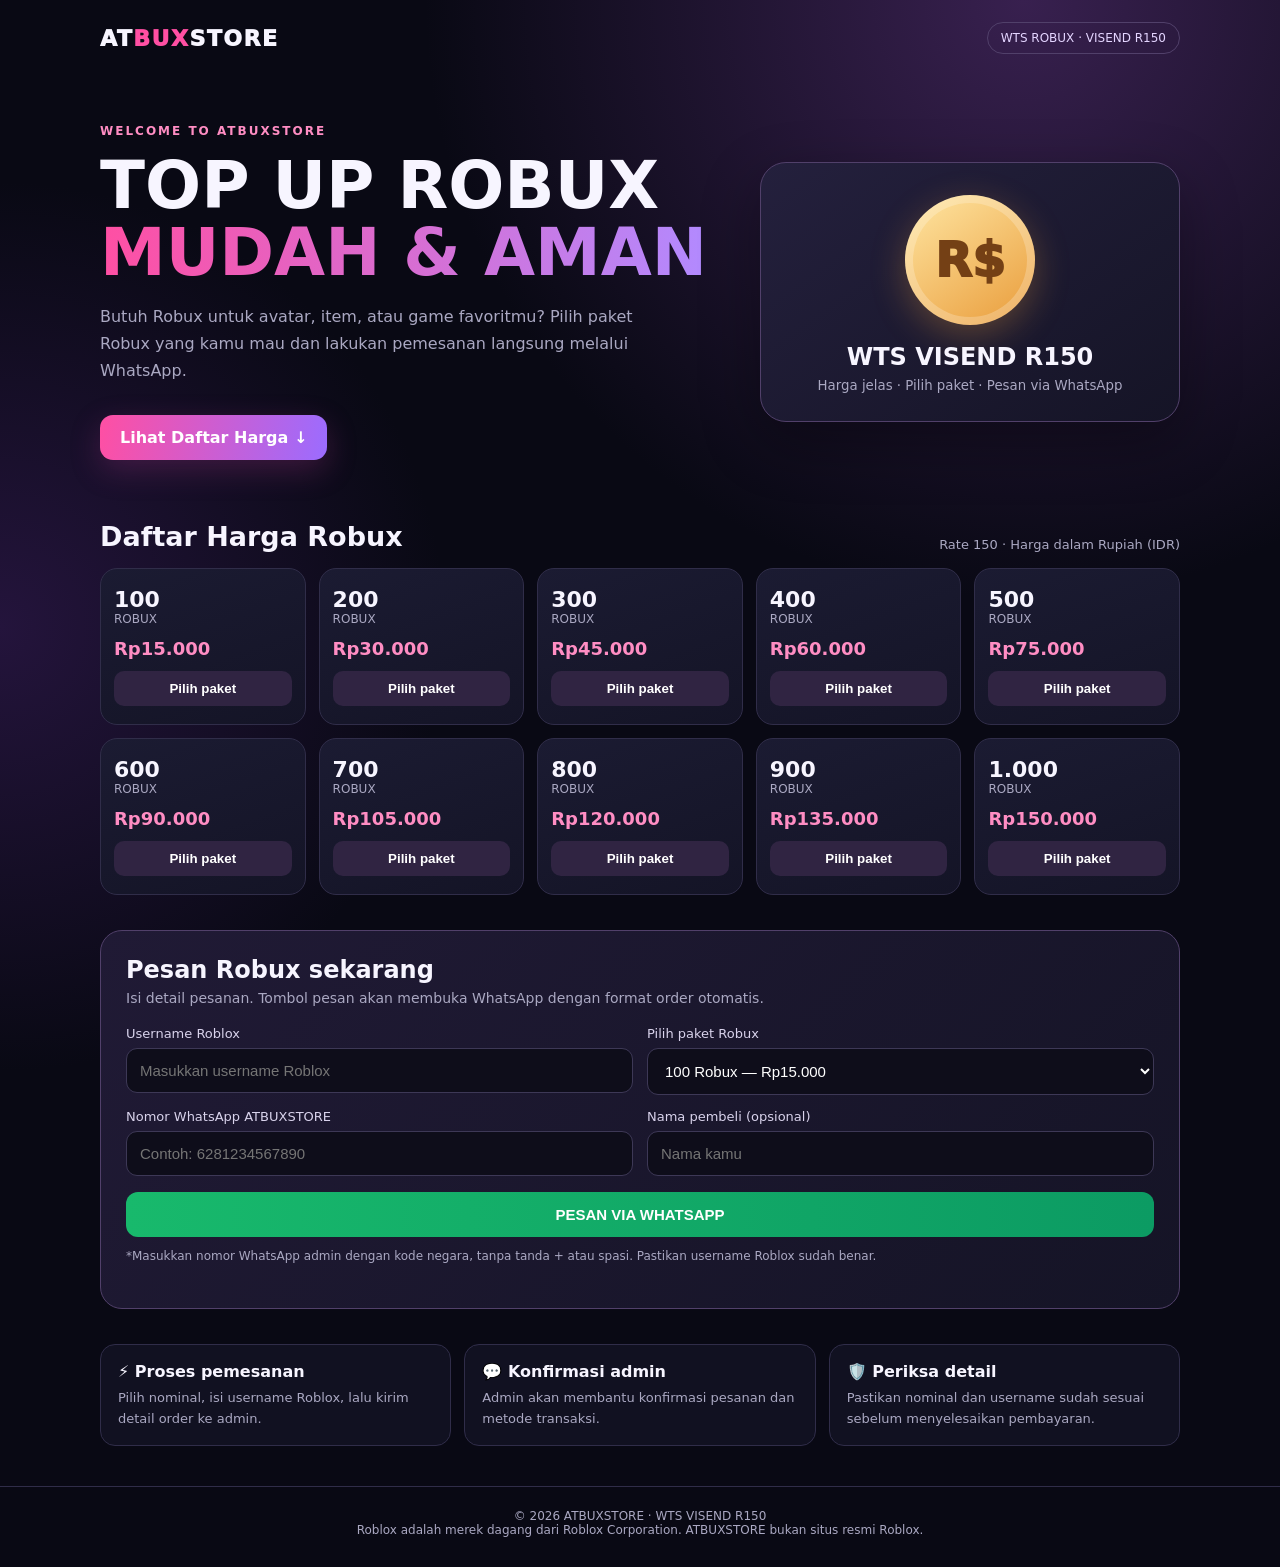
<file: public/assets/aistudio/atbuxstore__1__ae15abe2.html>
<!DOCTYPE html>
<html lang="id">
<head>
<meta charset="UTF-8">
<meta name="viewport" content="width=device-width, initial-scale=1.0">
<meta name="theme-color" content="#090914">
<title>ATBUXSTORE — Robux via Username</title>
<style>
:root{--bg:#090914;--panel:#141426;--panel2:#1b1b32;--pink:#ff4fa3;--purple:#9b6cff;--white:#f7f5ff;--muted:#aaa8c2;--line:#302d49}
*{box-sizing:border-box}body{margin:0;background:radial-gradient(circle at 80% 0%,#38204f 0,transparent 32%),radial-gradient(circle at 0% 40%,#24143c 0,transparent 28%),var(--bg);color:var(--white);font-family:Inter,system-ui,Arial,sans-serif}
.wrap{width:min(1080px,92%);margin:auto}.nav{display:flex;align-items:center;justify-content:space-between;padding:22px 0}.brand{font-weight:950;letter-spacing:1.5px;font-size:22px}.brand span{color:var(--pink)}.tag{border:1px solid #51406a;border-radius:30px;padding:8px 13px;color:#e4d5ff;font-size:12px}
.hero{padding:48px 0 36px;display:grid;grid-template-columns:1.2fr .8fr;gap:30px;align-items:center}.eyebrow{color:#ff8dc3;font-weight:800;letter-spacing:2px;font-size:12px}.hero h1{font-size:clamp(38px,6vw,66px);line-height:1.02;margin:14px 0}.hero h1 span{background:linear-gradient(90deg,var(--pink),#b28aff);-webkit-background-clip:text;color:transparent}.hero p{color:var(--muted);line-height:1.7;max-width:560px}.cta{display:inline-block;margin-top:15px;background:linear-gradient(100deg,var(--pink),var(--purple));color:white;text-decoration:none;padding:13px 20px;border-radius:13px;font-weight:800;box-shadow:0 10px 30px #c03c9740}
.hero-card{background:linear-gradient(145deg,#24203d,#151426);border:1px solid #51406a;border-radius:26px;padding:28px;text-align:center;box-shadow:0 20px 60px #0005}.coin{width:130px;height:130px;margin:4px auto 18px;border-radius:50%;display:grid;place-items:center;background:linear-gradient(145deg,#ffe7a4,#e99b39);color:#744015;font-size:48px;font-weight:1000;box-shadow:inset 0 0 0 8px #ffffff38,0 10px 35px #e99b3950}.hero-card strong{font-size:24px}.hero-card small{display:block;color:var(--muted);margin-top:7px}
.section-title{display:flex;justify-content:space-between;align-items:end;margin:25px 0 16px}.section-title h2{margin:0;font-size:27px}.section-title p{margin:0;color:var(--muted);font-size:13px}.prices{display:grid;grid-template-columns:repeat(5,1fr);gap:13px}.price{background:linear-gradient(160deg,var(--panel2),var(--panel));border:1px solid var(--line);border-radius:17px;padding:18px 13px;transition:.2s}.price:hover{transform:translateY(-4px);border-color:var(--pink)}.price .amount{font-size:22px;font-weight:900}.price .unit{color:var(--muted);font-size:12px}.price .cost{margin:12px 0;color:#ff8dc3;font-weight:850;font-size:18px}.price button{width:100%;border:0;border-radius:10px;padding:10px;background:#302442;color:white;font-weight:800;cursor:pointer}.price button:hover{background:linear-gradient(90deg,var(--pink),var(--purple))}
.order{margin:35px 0;background:linear-gradient(135deg,#201a35,#151426);border:1px solid #51406a;border-radius:22px;padding:25px}.order h2{margin:0 0 6px}.order p{color:var(--muted);margin:0 0 20px;font-size:14px}.formgrid{display:grid;grid-template-columns:1fr 1fr;gap:14px}.field label{display:block;font-size:13px;color:#d9d3ec;margin-bottom:7px}.field input,.field select{width:100%;background:#0e0d1a;color:white;border:1px solid #3d3856;border-radius:11px;padding:13px;font-size:15px;outline:none}.field input:focus,.field select:focus{border-color:var(--pink)}.submit{margin-top:16px;width:100%;border:0;border-radius:12px;padding:14px;background:linear-gradient(90deg,#18b96c,#0c9b63);color:white;font-size:15px;font-weight:900;cursor:pointer}.note{font-size:12px!important;margin-top:12px!important}
.info{display:grid;grid-template-columns:repeat(3,1fr);gap:13px;margin:25px 0 40px}.info div{background:#111121;border:1px solid var(--line);border-radius:15px;padding:17px}.info b{display:block;margin-bottom:6px}.info span{color:var(--muted);font-size:13px;line-height:1.5}
footer{border-top:1px solid var(--line);padding:22px 0 30px;color:var(--muted);font-size:12px;text-align:center}
@media(max-width:760px){.hero{grid-template-columns:1fr;padding-top:28px}.hero-card{max-width:400px}.prices{grid-template-columns:repeat(2,1fr)}.formgrid{grid-template-columns:1fr}.section-title{display:block}.section-title p{margin-top:6px}.info{grid-template-columns:1fr}.nav{padding:17px 0}}
</style>
</head>
<body>
<header class="wrap nav"><div class="brand">AT<span>BUX</span>STORE</div><div class="tag">WTS ROBUX · VISEND R150</div></header>
<main class="wrap">
<section class="hero">
 <div><div class="eyebrow">WELCOME TO ATBUXSTORE</div><h1>TOP UP ROBUX<br><span>MUDAH & AMAN</span></h1><p>Butuh Robux untuk avatar, item, atau game favoritmu? Pilih paket Robux yang kamu mau dan lakukan pemesanan langsung melalui WhatsApp.</p><a class="cta" href="#harga">Lihat Daftar Harga ↓</a></div>
 <div class="hero-card"><div class="coin">R$</div><strong>WTS VISEND R150</strong><small>Harga jelas · Pilih paket · Pesan via WhatsApp</small></div>
</section>
<section id="harga">
 <div class="section-title"><h2>Daftar Harga Robux</h2><p>Rate 150 · Harga dalam Rupiah (IDR)</p></div>
 <div class="prices" id="priceList"></div>
</section>
<section class="order" id="pesan">
 <h2>Pesan Robux sekarang</h2><p>Isi detail pesanan. Tombol pesan akan membuka WhatsApp dengan format order otomatis.</p>
 <div class="formgrid">
  <div class="field"><label for="roblox">Username Roblox</label><input id="roblox" placeholder="Masukkan username Roblox"></div>
  <div class="field"><label for="package">Pilih paket Robux</label><select id="package"></select></div>
  <div class="field"><label for="wa">Nomor WhatsApp ATBUXSTORE</label><input id="wa" inputmode="numeric" placeholder="Contoh: 6281234567890"></div>
  <div class="field"><label for="buyer">Nama pembeli (opsional)</label><input id="buyer" placeholder="Nama kamu"></div>
 </div>
 <button class="submit" onclick="orderNow()">PESAN VIA WHATSAPP</button>
 <p class="note">*Masukkan nomor WhatsApp admin dengan kode negara, tanpa tanda + atau spasi. Pastikan username Roblox sudah benar.</p>
</section>
<section class="info">
 <div><b>⚡ Proses pemesanan</b><span>Pilih nominal, isi username Roblox, lalu kirim detail order ke admin.</span></div>
 <div><b>💬 Konfirmasi admin</b><span>Admin akan membantu konfirmasi pesanan dan metode transaksi.</span></div>
 <div><b>🛡️ Periksa detail</b><span>Pastikan nominal dan username sudah sesuai sebelum menyelesaikan pembayaran.</span></div>
</section>
</main>
<footer>© 2026 ATBUXSTORE · WTS VISEND R150<br>Roblox adalah merek dagang dari Roblox Corporation. ATBUXSTORE bukan situs resmi Roblox.</footer>
<script>
const packages=[100,200,300,400,500,600,700,800,900,1000];
const rupiah=n=>'Rp'+n.toLocaleString('id-ID');
const list=document.getElementById('priceList');
const select=document.getElementById('package');
packages.forEach((n,i)=>{
 const price=n*150;
 list.insertAdjacentHTML('beforeend',`<article class="price"><div class="amount">${n.toLocaleString('id-ID')}</div><div class="unit">ROBUX</div><div class="cost">${rupiah(price)}</div><button onclick="choose(${i})">Pilih paket</button></article>`);
 select.insertAdjacentHTML('beforeend',`<option value="${n}">${n.toLocaleString('id-ID')} Robux — ${rupiah(price)}</option>`);
});
function choose(i){select.selectedIndex=i;document.getElementById('pesan').scrollIntoView({behavior:'smooth'});}
function orderNow(){
 const username=document.getElementById('roblox').value.trim();
 const phone=document.getElementById('wa').value.replace(/\D/g,'');
 const buyer=document.getElementById('buyer').value.trim();
 const amount=Number(select.value);
 if(!username){alert('Masukkan username Roblox terlebih dahulu.');return;}
 if(!phone || phone.length<9){alert('Masukkan nomor WhatsApp admin yang valid.');return;}
 const price=amount*150;
 const message=`Halo ATBUXSTORE, saya ingin order Robux.%0A%0ANama: ${encodeURIComponent(buyer||'-')}%0AUsername Roblox: ${encodeURIComponent(username)}%0APaket: ${amount} Robux%0ATotal: ${encodeURIComponent(rupiah(price))}%0A%0AMohon konfirmasi pesanan saya.`;
 window.open(`https://wa.me/${phone}?text=${message}`,'_blank');
}
</script>
</body>
</html>
</file>
